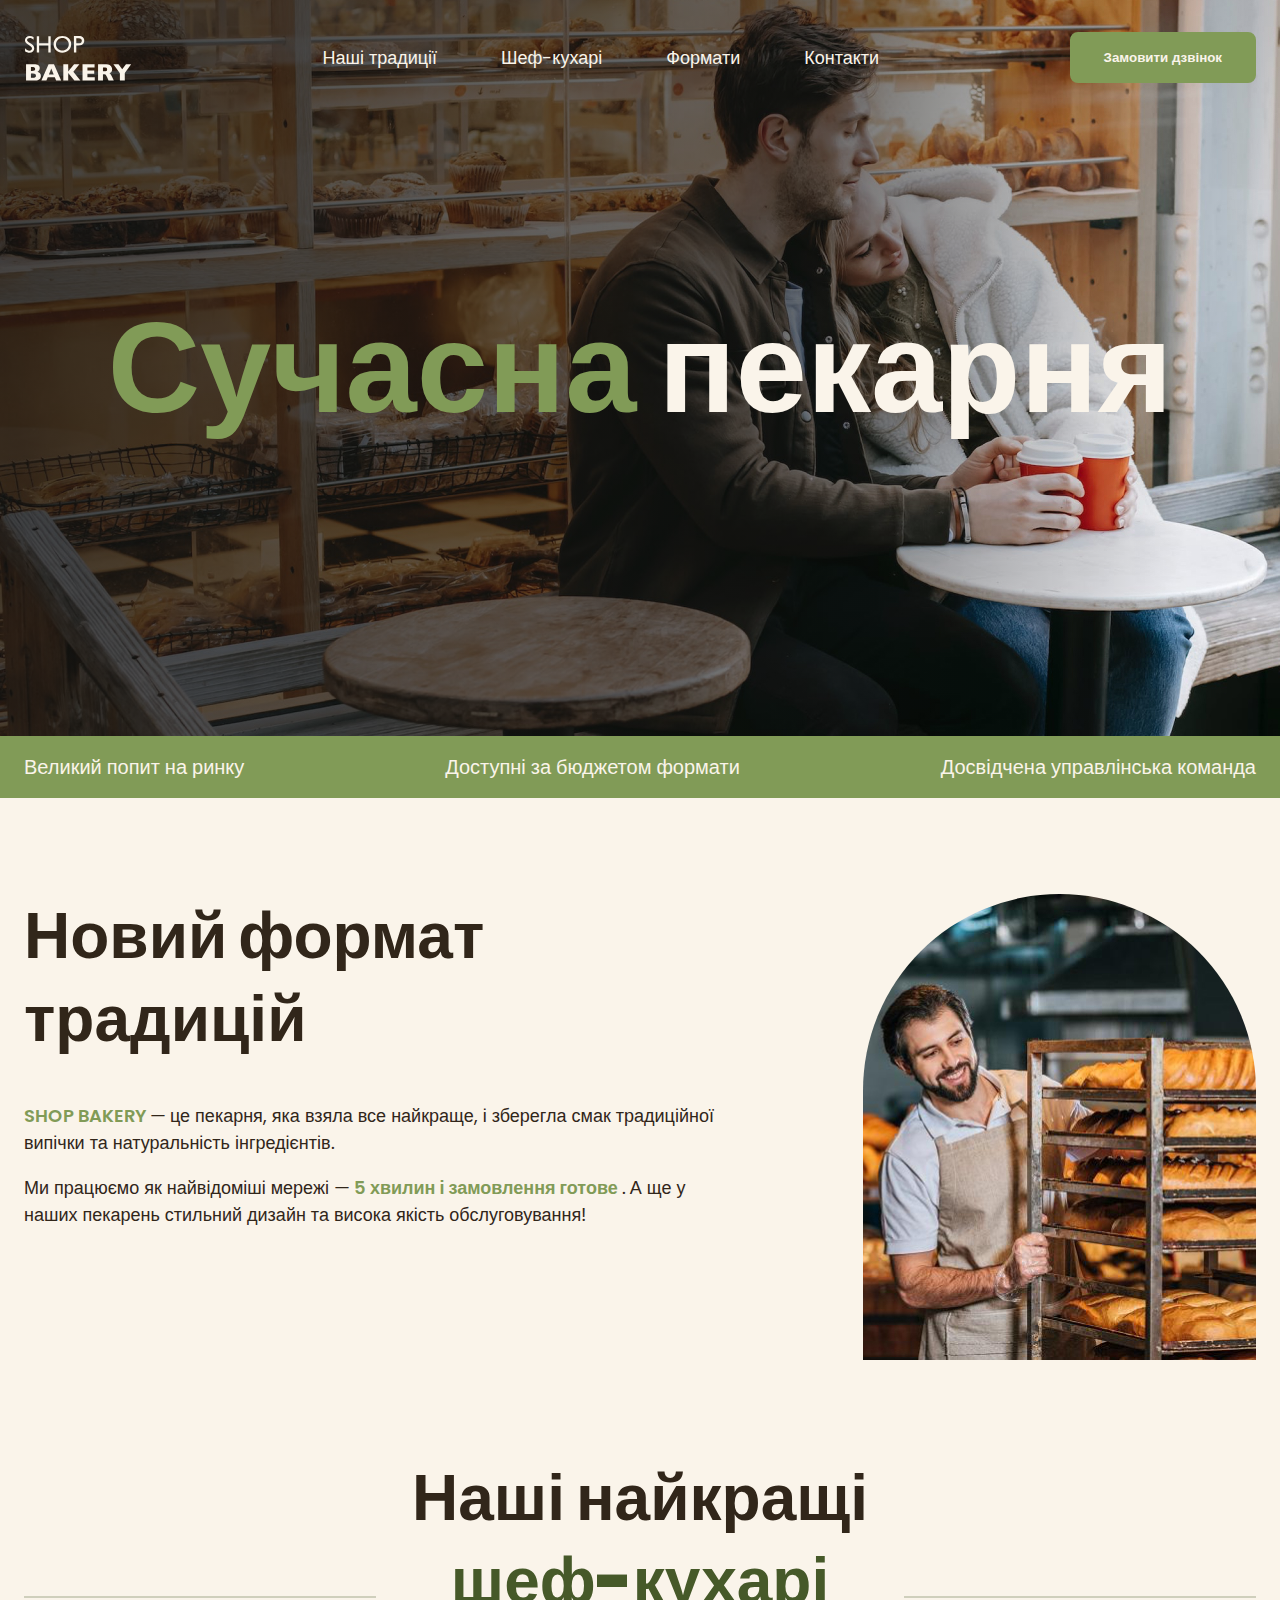
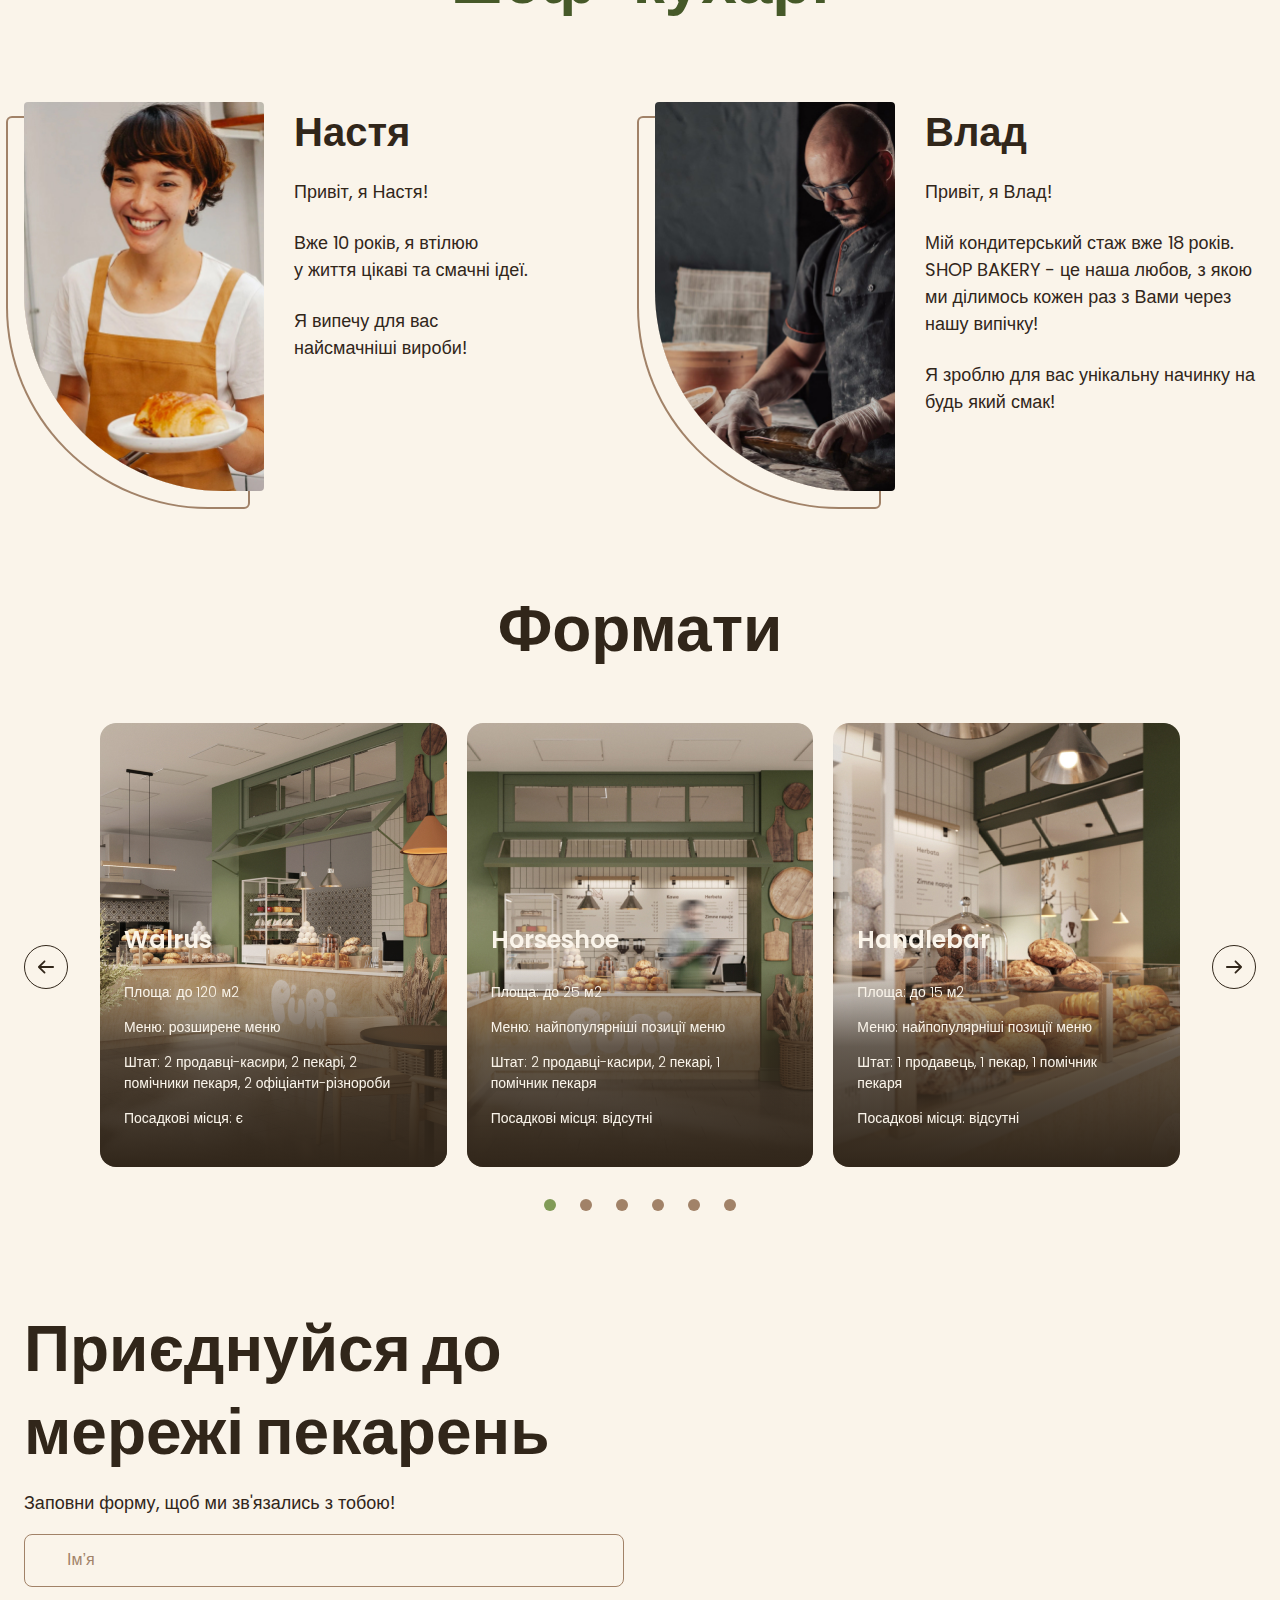
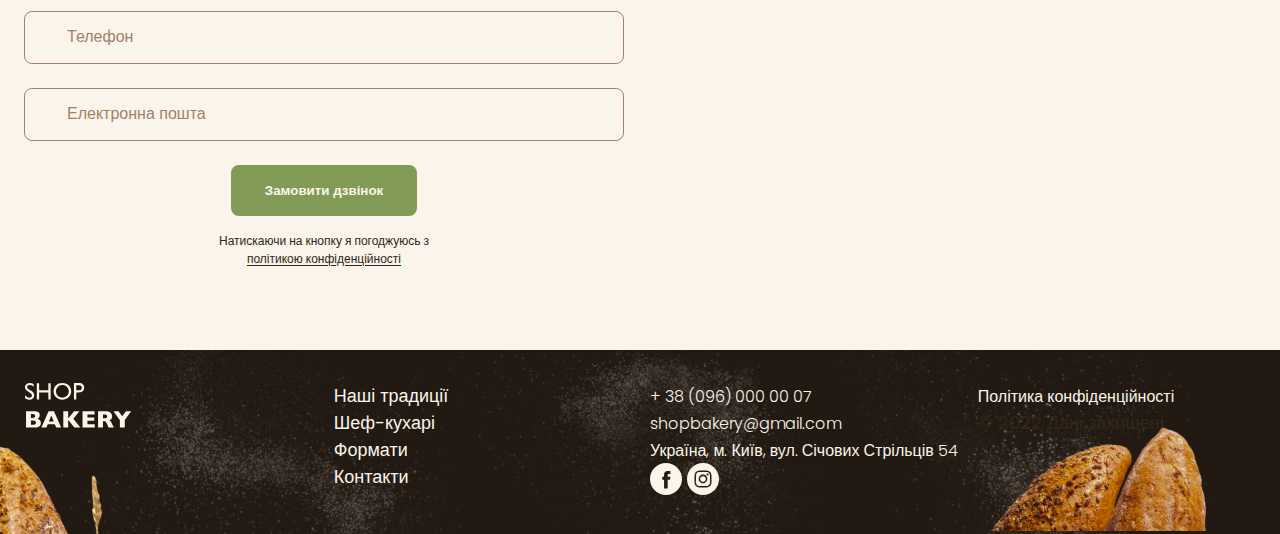
<file: index.html>
<!DOCTYPE html>
<html lang="uk">
  <head>
    <meta charset="UTF-8" />
    <meta name="viewport" content="width=device-width, initial-scale=1.0" />
    <title>Сучасна пекарня</title>

    <link rel="stylesheet" href="./css/main.min.css" />
    <link
      rel="stylesheet"
      href="https://cdn.jsdelivr.net/npm/swiper@11/swiper-bundle.min.css"
    />
  </head>
  <body>
    <header class="header">
      <div class="container">
        <div class="header__container">
          <nav class="header__nav">
            <a href="./index.html">
              <img src="./images/logo.svg" alt="Логотип сучасної пекарні" />
            </a>
            <ul class="header__menu">
              <li>
                <a class="link" href="#traditions-section">Наші традиції</a>
              </li>
              <li><a class="link" href="#chefs-section">Шеф-кухарі</a></li>
              <li><a class="link" href="#formats-section">Формати</a></li>
              <li><a class="link" href="#contact-section">Контакти</a></li>
            </ul>
          </nav>
          <button class="header__button button modal-btn-open" type="button">
            Замовити дзвінок
          </button>
          <button class="header__burger menu-btn-open" type="button">
            <svg width="24" height="24">
              <use href="./images/icons.svg#icon-menu"></use>
            </svg>
          </button>
          <div class="mobile-menu">
            <button class="mobile-menu__btn-close menu-btn-close" type="button">
              Close
            </button>
          </div>
        </div>
      </div>
    </header>
    <main>
      <section class="hero-section">
        <div class="container">
          <h1 class="hero-section__title">
            <span class="text-brand">Сучасна</span> пекарня
          </h1>
          <button
            class="hero-section__button button modal-btn-open"
            type="button"
          >
            Замовити дзвінок
          </button>
        </div>
      </section>
      <section class="advantages-section">
        <div class="container">
          <h2 class="visually-hidden">Наші переваги</h2>
          <ul class="advantages-section__list">
            <li class="advantages-section__item">Великий попит на ринку</li>
            <li class="advantages-section__item">
              Доступні за бюджетом формати
            </li>
            <li class="advantages-section__item">
              Досвідчена управлінська команда
            </li>
          </ul>
        </div>
      </section>
      <section class="traditions-section section" id="traditions-section">
        <div class="container">
          <div class="traditions-section__container">
            <div class="traditions-section__content">
              <h2 class="traditions-section__title section__title">
                Новий формат традицій
              </h2>
              <p>
                <span class="text-brand text-bold text-uppercase">
                  shop bakery
                </span>
                — це пекарня, яка взяла все найкраще, і зберегла смак
                традиційної випічки та натуральність інгредієнтів.
              </p>
              <p class="traditions-section__text traditions-section--limited">
                Ми працюємо як найвідоміші мережі —
                <span class="text-brand text-bold">
                  5 хвилин і замовлення готове </span
                >. А ще у наших пекарень стильний дизайн та висока якість
                обслуговування!
              </p>
            </div>
            <img
              class="traditions-section__image"
              srcset="./images/baker-man.jpg 1x, ./images/baker-man@2x.jpg 2x"
              src="./images/baker-man.jpg"
              alt="Чоловік пекар дивиться на батони з усмішкою"
            />
          </div>
        </div>
      </section>
      <section class="chefs-section section" id="chefs-section">
        <div class="container">
          <h2
            class="chefs-section__title section__title section__title--centered"
          >
            Наші найкращі <br />
            <span class="text-brand-dark">шеф-кухарі</span>
          </h2>
          <ul class="chefs-section__list">
            <li class="chefs-section__item">
              <article class="chef-card">
                <img
                  class="chef-card__photo"
                  src="./images/nastya-chef.jpg"
                  alt="Шеф Настя"
                />
                <div>
                  <h3 class="chef-card__title">Настя</h3>
                  <p class="chef-card__text">Привіт, я Настя!</p>
                  <p class="chef-card__text">
                    Вже 10 років, я втілюю <br />
                    у життя цікаві та смачні ідеї.
                  </p>
                  <p class="chef-card__text">
                    Я випечу для вас <br />
                    найсмачніші вироби!
                  </p>
                </div>
              </article>
            </li>
            <li class="chefs-section__item">
              <article class="chef-card">
                <img
                  class="chef-card__photo"
                  src="./images/vlad-chef.jpg"
                  alt="Шеф Влад"
                />
                <div>
                  <h3 class="chef-card__title">Влад</h3>
                  <p class="chef-card__text">Привіт, я Влад!</p>
                  <p class="chef-card__text">
                    Мій кондитерський стаж вже 18 років. SHOP BAKERY - це наша
                    любов, з якою ми ділимось кожен раз з Вами через нашу
                    випічку!
                  </p>
                  <p class="chef-card__text">
                    Я зроблю для вас унікальну начинку на будь який смак!
                  </p>
                </div>
              </article>
            </li>
          </ul>
        </div>
      </section>
      <section class="formats-section section" id="formats-section">
        <div class="container">
          <h2
            class="formats-section__title section__title section__title--centered"
          >
            Формати
          </h2>
          <div class="formats-section__slider">
            <button
              class="formats-section__button carousel-button prev"
              type="button"
            >
              <svg width="16" height="16">
                <use href="./images/icons.svg#icon-left-arrow"></use>
              </svg>
            </button>
            <div class="formats-section__container swiper-container">
              <ul class="formats-section__list swiper-wrapper">
                <li class="swiper-slide">
                  <article class="format-card">
                    <img
                      class="format-card__image"
                      src="./images/walrus-format.jpg"
                      alt="Walrus format"
                    />
                    <h3 class="format-card__title" lang="en">Walrus</h3>
                    <div class="format-card__text">
                      <p>Площа: до 120 м2</p>
                      <p>Меню: розширене меню</p>
                      <p>
                        Штат: 2 продавці-касири, 2 пекарі, 2 помічники пекаря, 2
                        офіціанти-різнороби
                      </p>
                      <p>Посадкові місця: є</p>
                    </div>
                  </article>
                </li>
                <li class="swiper-slide">
                  <article class="format-card">
                    <img
                      class="format-card__image"
                      src="./images/horseshoe-format.jpg"
                      alt="Horseshoe format"
                    />
                    <h3 class="format-card__title" lang="en">Horseshoe</h3>
                    <div class="format-card__text">
                      <p>Площа: до 25 м2</p>
                      <p>Меню: найпопулярніші позиції меню</p>
                      <p>
                        Штат: 2 продавці-касири, 2 пекарі, 1 <br />
                        помічник пекаря
                      </p>
                      <p>Посадкові місця: відсутні</p>
                    </div>
                  </article>
                </li>
                <li class="swiper-slide">
                  <article class="format-card">
                    <img
                      class="format-card__image"
                      src="./images/handlebar-format.jpg"
                      alt="Handlebar format"
                    />
                    <h3 class="format-card__title" lang="en">Handlebar</h3>
                    <div class="format-card__text">
                      <p>Площа: до 15 м2</p>
                      <p>Меню: найпопулярніші позиції меню</p>
                      <p>
                        Штат: 1 продавець, 1 пекар, 1 помічник <br />
                        пекаря
                      </p>
                      <p>Посадкові місця: відсутні</p>
                    </div>
                  </article>
                </li>
                <li class="swiper-slide">
                  <article class="format-card">
                    <img
                      class="format-card__image"
                      src="./images/walrus-format.jpg"
                      alt="Walrus format"
                    />
                    <h3 class="format-card__title" lang="en">Walrus</h3>
                    <div class="format-card__text">
                      <p>Площа: до 120 м2</p>
                      <p>Меню: розширене меню</p>
                      <p>
                        Штат: 2 продавці-касири, 2 пекарі, 2 помічники пекаря, 2
                        офіціанти-різнороби
                      </p>
                      <p>Посадкові місця: є</p>
                    </div>
                  </article>
                </li>
                <li class="swiper-slide">
                  <article class="format-card">
                    <img
                      class="format-card__image"
                      src="./images/horseshoe-format.jpg"
                      alt="Horseshoe format"
                    />
                    <h3 class="format-card__title" lang="en">Horseshoe</h3>
                    <div class="format-card__text">
                      <p>Площа: до 25 м2</p>
                      <p>Меню: найпопулярніші позиції меню</p>
                      <p>
                        Штат: 2 продавці-касири, 2 пекарі, 1 <br />
                        помічник пекаря
                      </p>
                      <p>Посадкові місця: відсутні</p>
                    </div>
                  </article>
                </li>
                <li class="swiper-slide">
                  <article class="format-card">
                    <img
                      class="format-card__image"
                      src="./images/handlebar-format.jpg"
                      alt="Handlebar format"
                    />
                    <h3 class="format-card__title" lang="en">Handlebar</h3>
                    <div class="format-card__text">
                      <p>Площа: до 15 м2</p>
                      <p>Меню: найпопулярніші позиції меню</p>
                      <p>
                        Штат: 1 продавець, 1 пекар, 1 помічник <br />
                        пекаря
                      </p>
                      <p>Посадкові місця: відсутні</p>
                    </div>
                  </article>
                </li>
              </ul>
              <div class="pagination">
                <span class="pagination__button"></span>
                <span class="pagination__button"></span>
                <span class="pagination__button"></span>
                <span class="pagination__button"></span>
              </div>
            </div>
            <button
              class="formats-section__button carousel-button next"
              type="button"
            >
              <svg width="16" height="16">
                <use href="./images/icons.svg#icon-left-arrow"></use>
              </svg>
            </button>
          </div>
        </div>
      </section>
      <section class="contact-section section" id="contact-section">
        <div class="container">
          <div class="contact-section__container">
            <div class="contact-section__form">
              <h2 class="contact-section__title section__title">
                Приєднуйся до мережі пекарень
              </h2>
              <p>Заповни форму, щоб ми зв'язались з тобою!</p>
              <form name="contact-form" autocomplete="off">
                <div class="contact-section__form-field input">
                  <label class="input__label visually-hidden" for="user-name">
                    Ім’я
                  </label>
                  <input
                    class="input__control"
                    type="text"
                    name="user-name"
                    id="user-name"
                    placeholder="Ім’я"
                  />
                </div>

                <div class="contact-section__form-field input">
                  <label class="input__label visually-hidden" for="user-tel">
                    Телефон
                  </label>
                  <input
                    class="input__control"
                    type="tel"
                    name="user-tel"
                    id="user-tel"
                    placeholder="Телефон"
                  />
                </div>

                <div class="contact-section__form-field input">
                  <label class="input__label visually-hidden" for="user-email">
                    Електронна пошта
                  </label>
                  <input
                    class="input__control"
                    type="email"
                    name="user-email"
                    id="user-email"
                    placeholder="Електронна пошта"
                  />
                </div>
                <button class="contact-section__button button" type="submit">
                  Замовити дзвінок
                </button>
                <p class="form-terms">
                  Натискаючи на кнопку я погоджуюсь з
                  <a class="form-terms__link" href="#"
                    >політикою конфіденційності</a
                  >
                </p>
              </form>
            </div>
            <iframe
              class="contact-section__map"
              src="https://www.google.com/maps/embed?pb=!1m18!1m12!1m3!1d2540.1640531314047!2d30.491233500000003!3d50.4566697!2m3!1f0!2f0!3f0!3m2!1i1024!2i768!4f13.1!3m3!1m2!1s0x40d4ce637bfe1717%3A0x5370c2254ad1b952!2z0LLRg9C70LjRhtGPINCh0ZbRh9C-0LLQuNGFINCh0YLRgNGW0LvRjNGG0ZbQsiwgNTQsINCa0LjRl9CyLCAwMjAwMA!5e0!3m2!1suk!2sua!4v1703169288245!5m2!1suk!2sua"
              allowfullscreen=""
              loading="lazy"
              referrerpolicy="no-referrer-when-downgrade"
            >
            </iframe>
          </div>
        </div>
      </section>
    </main>
    <footer class="footer">
      <div class="container">
        <div class="footer__container">
          <nav class="footer__nav">
            <div class="footer__logo">
              <a href="./index.html">
                <img src="./images/logo.svg" alt="Логотип сучасної пекарні" />
              </a>
            </div>
            <ul class="footer__menu">
              <li>
                <a class="link" href="#traditions-section">Наші традиції</a>
              </li>
              <li><a class="link" href="#chefs-section">Шеф-кухарі</a></li>
              <li><a class="link" href="#formats-section">Формати</a></li>
              <li><a class="link" href="#contact-section">Контакти</a></li>
            </ul>
          </nav>
          <address class="footer__address">
            <div class="footer__address-contacts">
              <ul class="address-list">
                <li>
                  <a class="footer__address-link" href="tel:+380960000007"
                    >+ 38 (096) 000 00 07</a
                  >
                </li>
                <li>
                  <a
                    class="footer__address-link"
                    href="mailto:shopbakery@gmail.com"
                    >shopbakery@gmail.com</a
                  >
                </li>
                <li>
                  <a
                    class="footer__address-link"
                    href="https://maps.app.goo.gl/mjWwkDeYJMgSfQJa6"
                    target="_blank"
                  >
                    Україна, м. Київ, вул. Січових Стрільців 54
                  </a>
                </li>
              </ul>
              <div>
                <a href="#">
                  <svg class="footer__adress-icon" width="32" height="32">
                    <use href="./images/icons.svg#icon-facebook"></use>
                  </svg>
                </a>
                <a href="#">
                  <svg class="footer__address-icon" width="32" height="32">
                    <use href="./images/icons.svg#icon-instagram"></use>
                  </svg>
                </a>
              </div>
            </div>
            <div class="footer__address-info">
              <a class="footer__address-link" href="#" target="_blank"
                >Політика конфіденційності
              </a>
              <p class="address-copyright">&copy; 2022 Дані захищені</p>
            </div>
          </address>
        </div>
      </div>
    </footer>

    <div class="backdrop is-hidden">
      <div class="modal">
        <button class="modal__btn-close modal-btn-close" type="button">
          Close
        </button>
        <h2>Замовити дзвінок</h2>
        <p>Залишіть заявку та наш спеціаліст зв'яжеться з Вами!</p>
        <form name="modal-form" autocomplete="off">
          <div class="modal__form-field input">
            <label class="input__label visually-hidden" for="user-name">
              Ім’я
            </label>
            <input
              class="input__control"
              type="text"
              name="user-name"
              id="user-name"
              placeholder="Ім’я"
              required
            />
          </div>

          <div class="modal__form-field input">
            <label class="input__label visually-hidden" for="user-tel">
              Телефон
            </label>
            <input
              class="input__control"
              type="tel"
              name="user-tel"
              id="user-tel"
              placeholder="Телефон"
              required
            />
          </div>

          <div class="modal__form-field input">
            <label class="input__label visually-hidden" for="user-email">
              Електронна пошта
            </label>
            <input
              class="input__control"
              type="email"
              name="user-email"
              id="user-email"
              placeholder="Електронна пошта"
              required
            />
          </div>
          <button class="modal__button button" type="submit">
            Замовити дзвінок
          </button>
          <p class="form-terms">
            Натискаючи на кнопку я погоджуюсь з
            <a class="form-terms__link" href="#">політикою конфіденційності</a>
          </p>
        </form>
      </div>
    </div>

    <script src="https://cdn.jsdelivr.net/npm/swiper@11/swiper-bundle.min.js"></script>
    <script src="./js/formats-slider.js"></script>
    <script src="./js/mobile-menu.js"></script>
    <script src="./js/modal.js"></script>
  </body>
</html>
</file>
<file: css/main.min.css>
@font-face{font-display:swap;font-family:"Poppins";font-weight:300;src:url("../fonts/poppins-v20-latin-300.woff2") format("woff2")}@font-face{font-display:swap;font-family:"Poppins";font-weight:400;src:url("../fonts/poppins-v20-latin-regular.woff2") format("woff2")}@font-face{font-display:swap;font-family:"Poppins";font-weight:600;src:url("../fonts/poppins-v20-latin-600.woff2") format("woff2")}@font-face{font-display:swap;font-family:"Poppins";font-weight:900;src:url("../fonts/poppins-v20-latin-900.woff2") format("woff2")}.text-brand{color:var(--color-brand-normal)}.text-brand-dark{color:var(--color-brand-dark)}.text-bold{font-weight:600}.text-uppercase{text-transform:uppercase}:root{--color-brand-normal: #819b57;--color-brand-dark: #465929;--color-brand-light: #cfcfbc;--color-primary-dark: #31261a;--color-primary-light: #faf4ea;--color-secondary-dark: #a18268}*,*::before,*::after{-webkit-box-sizing:border-box;box-sizing:border-box}html{scroll-behavior:smooth}body{margin:0;color:var(--color-primary-dark);background-color:var(--color-primary-light);font-family:"Poppins",sans-serif;font-size:16px;font-weight:300;line-height:1.5}@media screen and (min-width: 768px){body{font-size:18px;font-weight:400}}h1,h2,h3,h4,h5,h6,p{margin-top:0}img{display:block;max-width:100%;height:auto;-o-object-fit:cover;object-fit:cover}a{display:inline-block}address{font-style:normal}ul{margin:0;padding:0;list-style-type:none}.visually-hidden{position:absolute;left:-10000px;top:auto;width:1px;height:1px;overflow:hidden}.button{display:block;padding:16px 32px;color:var(--color-primary-light);font-weight:600;border-radius:8px;border:2px solid var(--color-brand-normal);background-color:var(--color-brand-normal);cursor:pointer}.button:hover{background-color:rgba(0,0,0,0);color:var(--color-brand-dark)}.carousel-button{display:-webkit-box;display:-ms-flexbox;display:flex;-webkit-box-align:center;-ms-flex-align:center;align-items:center;-webkit-box-pack:center;-ms-flex-pack:center;justify-content:center;-ms-flex-negative:0;flex-shrink:0;width:44px;height:44px;padding:0;fill:var(--color-primary-dark);background-color:rgba(0,0,0,0);border-radius:50%;border:1px solid var(--color-primary-dark);cursor:pointer}.carousel-button:hover{background-color:var(--color-primary-dark);fill:var(--color-primary-light)}.carousel-button.next{-webkit-transform:rotate(180deg);transform:rotate(180deg)}.chef-card{display:-webkit-box;display:-ms-flexbox;display:flex;-webkit-box-align:start;-ms-flex-align:start;align-items:flex-start;gap:16px}@media screen and (min-width: 1200px){.chef-card{gap:30px}}.chef-card__photo{width:140px;border-radius:4px 4px 4px 200px;-webkit-box-shadow:-16px 16px 0 0 var(--color-primary-light),-16px 16px 0 2px var(--color-secondary-dark);box-shadow:-16px 16px 0 0 var(--color-primary-light),-16px 16px 0 2px var(--color-secondary-dark)}@media screen and (min-width: 1200px){.chef-card__photo{width:240px}}.chef-card__title{margin-bottom:16px;font-size:24px;font-weight:600}@media screen and (min-width: 1200px){.chef-card__title{font-size:40px}}.chef-card__text{font-size:14px;margin-bottom:24px}.chef-card__text:last-child{margin-bottom:0}@media screen and (min-width: 1200px){.chef-card__text{font-size:18px}}.form-terms{margin:0 auto;max-width:220px;font-weight:500;font-size:12px;line-height:1.5;text-align:center}.form-terms__link{color:var(--color-primary-dark);text-underline-offset:2px}.format-card{position:relative;display:-webkit-box;display:-ms-flexbox;display:flex;-webkit-box-orient:vertical;-webkit-box-direction:normal;-ms-flex-direction:column;flex-direction:column;-webkit-box-pack:end;-ms-flex-pack:end;justify-content:flex-end;height:444px;padding:24px;background-image:-webkit-gradient(linear, left top, left bottom, color-stop(55.21%, rgba(49, 38, 26, 0)), color-stop(72.92%, rgba(49, 38, 26, 0.71)), to(var(--color-primary-dark)));background-image:linear-gradient(180deg, rgba(49, 38, 26, 0) 55.21%, rgba(49, 38, 26, 0.71) 72.92%, var(--color-primary-dark) 100%);border-radius:16px;overflow:hidden}.format-card__image{position:absolute;z-index:-1;top:0;left:0;width:100%;height:100%}.format-card__title{font-size:24px;font-weight:600;color:var(--color-primary-light)}.format-card__text{font-size:14px;font-weight:300;color:var(--color-primary-light)}.input{position:relative}.input__label{position:absolute;top:16px;left:42px}.input__control{padding:16px 42px;width:100%;font-size:16px;line-height:1.17;border:1px solid var(--color-secondary-dark);border-radius:8px;background-color:rgba(0,0,0,0)}.input__control:focus{border-color:var(--color-brand-normal);outline:none}.input__control::-webkit-input-placeholder{color:var(--color-secondary-dark);font-size:16px;line-height:1.17}.input__control::-moz-placeholder{color:var(--color-secondary-dark);font-size:16px;line-height:1.17}.input__control:-ms-input-placeholder{color:var(--color-secondary-dark);font-size:16px;line-height:1.17}.input__control::-ms-input-placeholder{color:var(--color-secondary-dark);font-size:16px;line-height:1.17}.input__control::placeholder{color:var(--color-secondary-dark);font-size:16px;line-height:1.17}.input__control :focus::-webkit-input-placeholder{color:var(--color-primary-dark)}.input__control :focus::-moz-placeholder{color:var(--color-primary-dark)}.input__control :focus:-ms-input-placeholder{color:var(--color-primary-dark)}.input__control :focus::-ms-input-placeholder{color:var(--color-primary-dark)}.input__control :focus::placeholder{color:var(--color-primary-dark)}.link{color:var(--color-primary-light);text-decoration:none;-webkit-transition:color .3s;transition:color .3s}.link:hover{color:var(--color-brand-normal)}.pagination{display:-webkit-box;display:-ms-flexbox;display:flex;-webkit-box-align:center;-ms-flex-align:center;align-items:center;-webkit-box-pack:center;-ms-flex-pack:center;justify-content:center;gap:24px}.pagination__button{width:12px;height:12px;padding:0;background-color:var(--color-secondary-dark);border-radius:50%}.pagination__button--active{background-color:var(--color-brand-normal)}.advantages-section{padding:16px 0}@media screen and (min-width: 768px){.advantages-section{background-color:var(--color-brand-normal)}}.advantages-section__list{display:-webkit-box;display:-ms-flexbox;display:flex;-webkit-box-orient:vertical;-webkit-box-direction:normal;-ms-flex-direction:column;flex-direction:column;gap:16px;padding:24px 40px;background-color:var(--color-brand-light);border-radius:24px}@media screen and (min-width: 768px){.advantages-section__list{-webkit-box-orient:horizontal;-webkit-box-direction:normal;-ms-flex-direction:row;flex-direction:row;-webkit-box-pack:justify;-ms-flex-pack:justify;justify-content:space-between;gap:40px;background-color:rgba(0,0,0,0);border-radius:0;padding:0}}.advantages-section__item{font-size:14px;font-weight:300}@media screen and (min-width: 768px){.advantages-section__item{color:var(--color-primary-light);font-size:20px}}.chefs-section__title{position:relative;margin:0 auto 24px}@media screen and (min-width: 1200px){.chefs-section__title{margin-bottom:80px}}.chefs-section__title::before,.chefs-section__title::after{display:none;position:absolute;bottom:24px;width:352px;height:2px;background-color:var(--color-brand-light);content:""}@media screen and (min-width: 1200px){.chefs-section__title::before,.chefs-section__title::after{display:block}}.chefs-section__title::before{left:0}.chefs-section__title::after{right:0}.chefs-section__list{display:-webkit-box;display:-ms-flexbox;display:flex;-webkit-box-orient:vertical;-webkit-box-direction:normal;-ms-flex-direction:column;flex-direction:column;-ms-flex-wrap:wrap;flex-wrap:wrap;gap:20px}@media screen and (min-width: 768px){.chefs-section__list{-webkit-box-orient:horizontal;-webkit-box-direction:normal;-ms-flex-direction:row;flex-direction:row;gap:40px 30px}}@media screen and (min-width: 768px){.chefs-section__item{-ms-flex-preferred-size:calc((100% - 30px)/2);flex-basis:calc((100% - 30px)/2)}}.contact-section{padding:96px}.contact-section__container{display:-webkit-box;display:-ms-flexbox;display:flex;-webkit-box-orient:vertical;-webkit-box-direction:normal;-ms-flex-direction:column;flex-direction:column;gap:24px}@media screen and (min-width: 768px){.contact-section__container{-webkit-box-orient:horizontal;-webkit-box-direction:normal;-ms-flex-direction:row;flex-direction:row;gap:32px}}.contact-section__title{margin-bottom:16px}.contact-section__form-field{margin-bottom:24px}.contact-section__button{margin:0 auto 16px;display:block}.contact-section__map{-ms-flex-negative:0;flex-shrink:0;width:100%;height:100%;border-radius:16px;border:none}@media screen and (min-width: 768px){.contact-section__map{width:320px;height:500px}}@media screen and (min-width: 1200px){.contact-section__map{width:600px;height:595px}}.container{width:100%;max-width:1288px;margin:0 auto;padding:0 24px}.footer{position:relative;padding:32px 0;background-color:var(--color-primary-dark);background-image:url(../images/footer-background.png);background-repeat:no-repeat;background-size:cover;background-position:center}.footer::before,.footer::after{position:absolute;bottom:0;background-repeat:no-repeat;content:""}.footer::before{width:100px;height:90px;right:0;background-image:url("../images/decor-bread-small-mobile.png")}@media screen and (min-width: 768px){.footer::before{left:0;right:auto;width:180px;height:120px;background-image:url("../images/decor-bread-small.png")}}.footer::after{width:85px;height:205px;top:0;left:0;background-image:url("../images/decor-bread-large-mobile.png")}@media screen and (min-width: 768px){.footer::after{right:0;top:auto;left:auto;width:380px;height:190px;background-image:url("../images/decor-bread-large.png")}}.footer__container{display:-webkit-box;display:-ms-flexbox;display:flex;-webkit-box-orient:vertical;-webkit-box-direction:normal;-ms-flex-direction:column;flex-direction:column;gap:20px}@media screen and (min-width: 768px){.footer__container{-webkit-box-orient:horizontal;-webkit-box-direction:normal;-ms-flex-direction:row;flex-direction:row}}.footer__nav,.footer__address{display:-webkit-box;display:-ms-flexbox;display:flex;-webkit-box-orient:vertical;-webkit-box-direction:normal;-ms-flex-direction:column;flex-direction:column;gap:20px;text-align:center}@media screen and (min-width: 768px){.footer__nav,.footer__address{-webkit-box-orient:horizontal;-webkit-box-direction:normal;-ms-flex-direction:row;flex-direction:row;-ms-flex-preferred-size:50%;flex-basis:50%;text-align:left}}.footer__logo,.footer__menu{-webkit-box-flex:1;-ms-flex-positive:1;flex-grow:1}.footer__address-list,.footer__address-info{-webkit-box-flex:1;-ms-flex-positive:1;flex-grow:1}.footer__address-link{font-size:16px;font-weight:300;color:var(--color-primary-light);text-decoration:none}.footer__address-link:hover{color:var(--color-brand-normal)}.footer__address-icon{fill:var(--color-primary-light)}.footer__address-icon:hover{fill:var(--color-brand-normal)}.footer__address-copyright{font-size:14px}.formats-section__slider{display:-webkit-box;display:-ms-flexbox;display:flex;-webkit-box-align:center;-ms-flex-align:center;align-items:center;gap:32px}.formats-section__container{overflow:hidden}.formats-section__list{margin-bottom:32px}.formats-section__button{display:none}@media screen and (min-width: 768px){.formats-section__button{display:-webkit-box;display:-ms-flexbox;display:flex}}.header{position:absolute;top:0;left:0;width:100%;padding-top:16px}@media screen and (min-width: 1200px){.header{padding-top:32px}}.header__container{display:-webkit-box;display:-ms-flexbox;display:flex;-webkit-box-align:center;-ms-flex-align:center;align-items:center;gap:40px}.header__nav{display:-webkit-box;display:-ms-flexbox;display:flex;-webkit-box-align:center;-ms-flex-align:center;align-items:center;-webkit-box-flex:1;-ms-flex-positive:1;flex-grow:1;gap:40px}.header__menu{display:none}@media screen and (min-width: 1200px){.header__menu{display:-webkit-box;display:-ms-flexbox;display:flex;gap:64px;-webkit-box-flex:1;-ms-flex-positive:1;flex-grow:1;-webkit-box-pack:center;-ms-flex-pack:center;justify-content:center}}.header__button{display:none}@media screen and (min-width: 1200px){.header__button{display:block}}.header__burger{width:24px;height:24px;padding:0;background-color:rgba(0,0,0,0);border:none;fill:var(--color-primary-light)}@media screen and (min-width: 1200px){.header__burger{display:none}}.hero-section{padding:124px 0;background-image:linear-gradient(102.76deg, rgba(18, 18, 17, 0.78) 2.03%, rgba(18, 18, 17, 0.6) 58.46%, rgba(18, 18, 17, 0) 90.36%),url("../images/hero-section-background.jpg");background-repeat:no-repeat;background-position:center top;background-size:cover}@media screen and (min-width: 1200px){.hero-section{padding:272px 0px}}@media screen and (min-device-pixel-ratio: 2),(-webkit-min-device-pixel-ratio: 2),(min-resolution: 192dpi),(min-resolution: 2dppx){.hero-section{background-image:linear-gradient(102.76deg, rgba(18, 18, 17, 0.78) 2.03%, rgba(18, 18, 17, 0.6) 58.46%, rgba(18, 18, 17, 0) 90.36%),url("../images/hero-section-background@2x.jpg")}}.hero-section__title{margin-bottom:48;color:var(--color-primary-light);text-align:center;font-size:67px;line-height:1;font-weight:900}@media screen and (min-width: 1200px){.hero-section__title{margin-bottom:0;font-size:128px;line-height:1.5}}.hero-section__button{margin:0 auto}@media screen and (min-width: 1200px){.hero-section__button{display:none}}.mobile-menu{position:fixed;top:0;left:0;width:100%;height:100%;background-color:var(--color-primary-light);-webkit-transform:translateX(100%);transform:translateX(100%);-webkit-transition:.3s;transition:.3s}.mobile-menu.is-open{-webkit-transform:translateX(0);transform:translateX(0)}.mobile-menu__btn-close{position:absolute;top:16px;right:24px}.backdrop{position:fixed;top:0;left:0;right:0;bottom:0;display:-webkit-box;display:-ms-flexbox;display:flex;-webkit-box-align:center;-ms-flex-align:center;align-items:center;-webkit-box-pack:center;-ms-flex-pack:center;justify-content:center;padding:20px;background-color:rgba(0,0,0,.5);-webkit-transition:opacity .3s,visibility .3s;transition:opacity .3s,visibility .3s}.backdrop.backdrop.is-hidden{opacity:0;visibility:hidden;pointer-events:none}.modal{position:relative;width:100%;max-width:880px;height:100%;max-height:880px;padding:48px;background-color:var(--color-primary-light);border-radius:32px;overflow-y:auto}@media screen and (min-width: 768px){.modal{padding:128px}}.modal__btn-close{position:absolute;top:40px;right:40px}.modal__form-field{margin-bottom:32px}.modal__button{margin:0 auto 24px}.section{padding:20px 0}@media screen and (min-width: 768px){.section{padding:48px 0}}.section__title{font-size:32px;font-weight:900;line-height:1.5}@media screen and (min-width: 768px){.section__title{font-size:64px;line-height:1.3}}.section__title--centered{text-align:center}.traditions-section{padding-top:40px}@media screen and (min-width: 768px){.traditions-section{padding-top:96px}}.traditions-section__container{display:-webkit-box;display:-ms-flexbox;display:flex;-webkit-box-align:start;-ms-flex-align:start;align-items:flex-start;-webkit-box-pack:justify;-ms-flex-pack:justify;justify-content:space-between;gap:40px}.traditions-section__title{margin-bottom:42px}.traditions-section__content{max-width:710px}.traditions-section__text--limited{max-width:340px}.traditions-section__image{display:none;border-radius:400px 400px 0px 0px}@media screen and (min-width: 768px){.traditions-section__image{display:block}}/*# sourceMappingURL=main.min.css.map */
</file>
